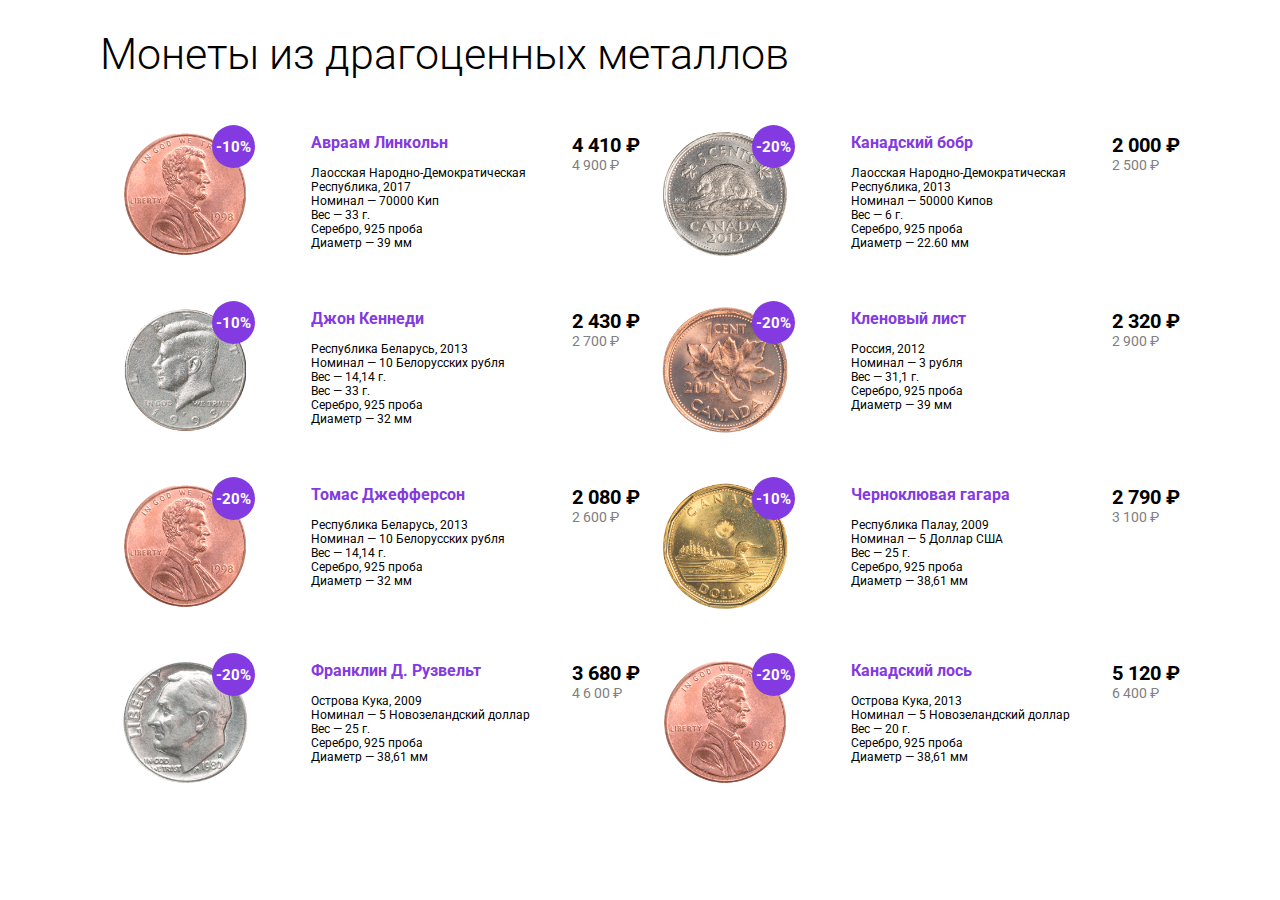
<file: index.htm>
<!DOCTYPE html>
<html lang="en">
<head>
    <meta charset="UTF-8">
    <meta name="viewport" content="width=device-width, initial-scale=1.0">
    <title>Document</title>
    <link href="https://fonts.googleapis.com/css?family=Roboto&display=swap" rel="stylesheet">
    <link rel="stylesheet" href="style.css">
</head>
<body>
    <div class="container">
        <h1 class="headline">Монеты из драгоценных металлов</h1>
        <div class="main">
            <div class="product">
                <div class="coin">
                    <img class="coin_img" src="img/flip_linkoln.png" alt="">
                    <div class="coin_discount"><p>-10%</p></div>
                </div>
                <div class="information">
                    <a class="product_link">Авраам Линкольн</a>
                    <ul class="information_text">
                        <li>Лаосская Народно-Демократическая </li>
                        <li>Республика, 2017</li>
                        <li>Номинал — 70000 Кип</li>
                        <li>Вес — 33 г.</li>
                        <li>Серебро, 925 проба</li>
                        <li>Диаметр — 39 мм </li>
                    </ul>
                </div>
                <div class="price">
                    <ul>
                        <li>4 410 ₽ </li>
                        <li>4 900 ₽ </li>
                    </ul>
                </div>
            </div>
            <div class="product">
                <div class="coin">
                    <img class="coin_img" src="img/flip_bobr .png" alt="">
                    <div class="coin_discount"><p>-20%</p></div>
                </div>
                <div class="information">
                    <a class="product_link">Канадский бобр</a>
                    <ul class="information_text">
                        <li>Лаосская Народно-Демократическая </li>
                        <li>Республика, 2013</li>
                        <li>Номинал — 50000 Кипов</li>
                        <li>Вес — 6 г.</li>
                        <li>Серебро, 925 проба</li>
                        <li>Диаметр — 22.60 мм </li>
                    </ul>
                </div>
                <div class="price">
                    <ul>
                        <li>2 000 ₽ </li>
                        <li>2 500 ₽ </li>
                    </ul>
                </div>
            </div>
            <div class="product">
                <div class="coin">
                    <img class="coin_img" src="img/flip_kenedy.png" alt="">
                    <div class="coin_discount"><p>-10%</p></div>
                </div>
                <div class="information">
                    <a class="product_link">Джон Кеннеди</a>
                    <ul class="information_text">
                        <li>Республика Беларусь, 2013</li>
                        <li>Номинал — 10 Белорусских рубля</li>
                        <li>Вес — 14,14 г.</li>
                        <li>Вес — 33 г.</li>
                        <li>Серебро, 925 проба</li>
                        <li>Диаметр — 32 мм </li>
                    </ul>
                </div>
                <div class="price">
                    <ul>
                        <li>2 430 ₽ </li>
                        <li>2 700 ₽ </li>
                    </ul>
                </div>
            </div>
            <div class="product">
                <div class="coin">
                    <img class="coin_img" src="img/flip_klen.png" alt="">
                    <div class="coin_discount"><p>-20%</p></div>
                </div>
                <div class="information">
                    <a class="product_link">Кленовый лист</a>
                    <ul class="information_text">
                        <li>Россия, 2012</li>            
                        <li>Номинал — 3 рубля</li>
                        <li>Вес — 31,1 г.</li>
                        <li>Серебро, 925 проба</li>
                        <li>Диаметр — 39 мм </li>
                    </ul>
                </div>
                <div class="price">
                    <ul>
                        <li>2 320 ₽ </li>
                        <li>2 900 ₽ </li>
                    </ul>
                </div>
            </div> 
            <div class="product">
                <div class="coin">
                    <img class="coin_img" src="img/flip_linkoln.png" alt="">
                    <div class="coin_discount"><p>-20%</p></div>
                </div>
                <div class="information">
                    <a class="product_link">Томас Джефферсон</a>
                    <ul class="information_text">
                        <li>Республика Беларусь, 2013</li>
                        <li>Номинал — 10 Белорусских рубля </li>
                        <li>Вес — 14,14 г.</li>
                        <li>Серебро, 925 проба</li>
                        <li>Диаметр — 32 мм </li>
                    </ul>
                </div>
                <div class="price">
                    <ul>
                        <li>2 080 ₽ </li>
                        <li>2 600 ₽ </li>
                    </ul>
                </div>
            </div>
            <div class="product">
                <div class="coin">
                    <img class="coin_img" src="img/flip_gagara.png" alt="">
                    <div class="coin_discount"><p>-10%</p></div>
                </div>
                <div class="information">
                    <a class="product_link">Черноклювая гагара</a>
                    <ul class="information_text">
                        <li>Республика Палау, 2009 </li>
                        <li>Номинал — 5 Доллар США </li>
                        <li>Вес — 25 г.</li>
                        <li>Серебро, 925 проба</li>
                        <li>Диаметр — 38,61 мм </li>
                    </ul>
                </div>
                <div class="price">
                    <ul>
                        <li>2 790 ₽ </li>
                        <li>3 100 ₽ </li>
                    </ul>
                </div>
            </div>
            <div class="product">
                <div class="coin">
                    <img class="coin_img" src="img/flip_ruz.png " alt="">
                    <div class="coin_discount"><p>-20%</p></div>
                </div>
                <div class="information">
                    <a class="product_link">Франклин Д. Рузвельт</a>
                    <ul class="information_text">
                        <li>Острова Кука, 2009</li>
                        <li>Номинал — 5 Новозеландский доллар</li>
                        <li>Вес — 25 г.</li> 
                        <li>Серебро, 925 проба</li>
                        <li>Диаметр — 38,61 мм</li>
                    </ul>
                </div>
                <div class="price">
                    <ul>
                        <li>3 680 ₽ </li>
                        <li>4 6 00 ₽ </li>
                    </ul>
                </div>
            </div>
            <div class="product">
                <div class="coin">
                    <img class="coin_img" src="img/flip_linkoln.png" alt="">
                    <div class="coin_discount"><p>-20%</p></div>
                </div>
                <div class="information">
                    <a class="product_link">Канадский лось</a>
                    <ul class="information_text">
                        <li>Острова Кука, 2013 </li>
                        <li>Номинал — 5 Новозеландский доллар</li>
                        <li>Вес — 20 г.</li>
                        <li>Серебро, 925 проба</li>
                        <li>Диаметр — 38,61 мм </li>
                    </ul>
                </div>
                <div class="price">
                    <ul>
                        <li>5 120 ₽ </li>
                        <li>6 400 ₽ </li>
                    </ul>
                </div>
            </div>
        </div>
    </div>
</body>
</html>
</file>
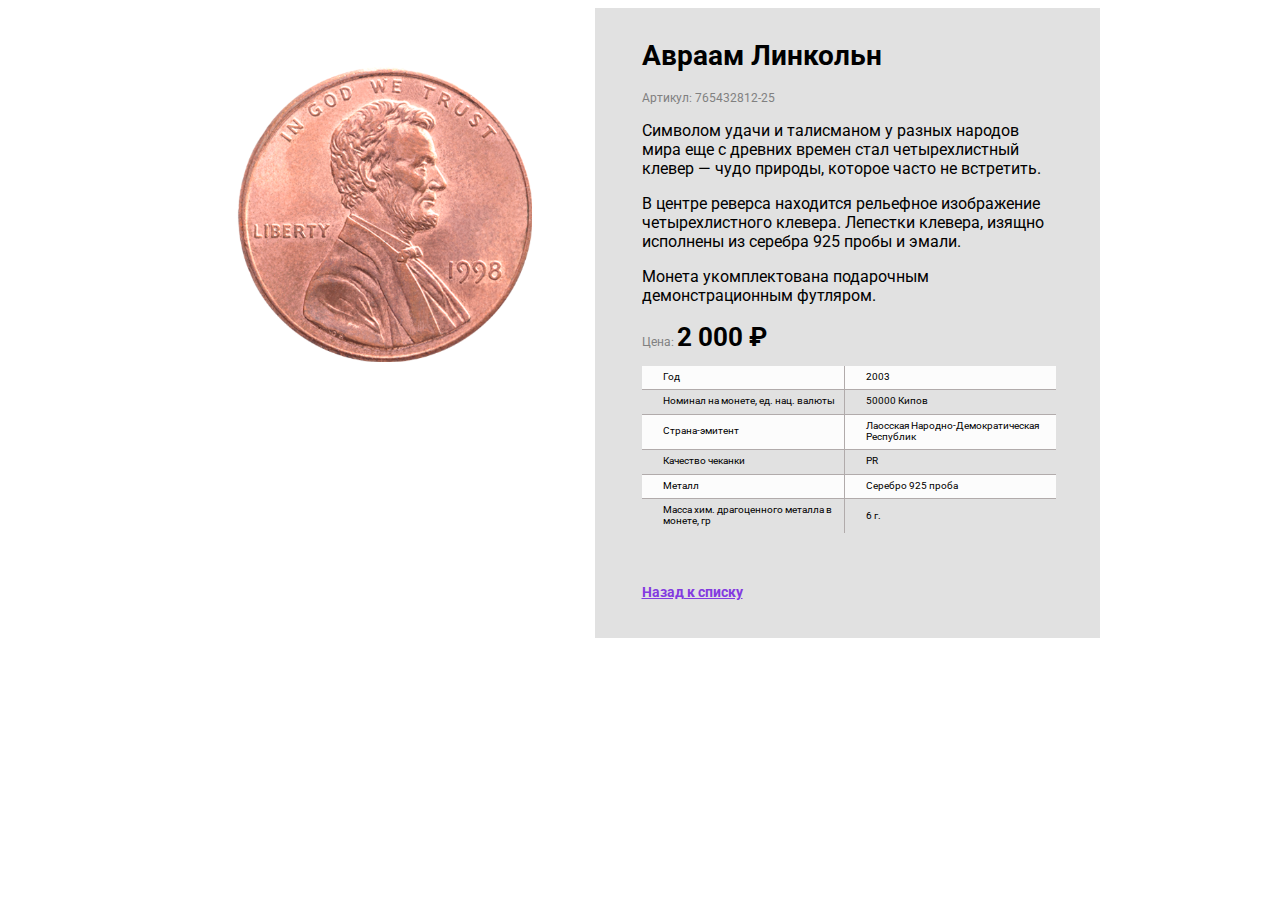
<file: product/product1.htm>
<!DOCTYPE html>
<html lang="en">
<head>
    <meta charset="UTF-8">
    <meta name="viewport" content="width=device-width, initial-scale=1.0">
    <title>Document</title>
    <link href="https://fonts.googleapis.com/css?family=Roboto&display=swap" rel="stylesheet">
    <link rel="stylesheet" href="../style.css">
</head>
<body>
    <div class="container_product">
        <div class="main_product">
            <div class="coin_product">
                <img class="icon_front" src="../img/flip_linkoln.png" alt="">
                <img class="icon_back" src="../img/reverse_linkoln.png" alt="">
            </div>
            <div class="text">
                <h1 class="headline_product">Авраам Линкольн</h1>
                <p class="articul">Артикул: <span class="articul _span">765432812-25</span></p>
                <p>Символом удачи и талисманом у разных народов мира еще с древних времен стал четырехлистный клевер — чудо природы, которое часто не встретить.</p>
                <p>В центре реверса находится рельефное изображение четырехлистного клевера. Лепестки клевера, изящно исполнены из серебра 925 пробы и эмали.</p>
                <p>Монета укомплектована подарочным демонстрационным футляром.</p>
                <p class="articul">Цена:   <span class="articul_prise">2 000 ₽</span></p>
                <table class="text_info">
                    <tr>
                        <td>Год</td>
                        <td>2003</td>
                    </tr>
                    <tr>
                        <td>Номинал на монете, ед. нац. валюты</td>
                        <td>50000 Кипов</td>
                    </tr>
                    <tr>
                        <td>Страна-эмитент</td>
                        <td>Лаосская Народно-Демократическая Республик</td>
                    </tr>
                    <tr>
                        <td>Качество чеканки</td>
                        <td>PR</td>
                    </tr>
                    <tr>
                        <td>Металл</td>
                        <td>Серебро 925 проба</td>
                    </tr>
                    <tr>
                        <td>Масса хим. драгоценного металла в монете, гр</td>
                        <td>6 г.</td>
                    </tr>
                </table>
                <a class="backlink" href="../index.htm">Назад к списку</a>
            </div>
        </div>
    </div>
</body>
</html>
</file>
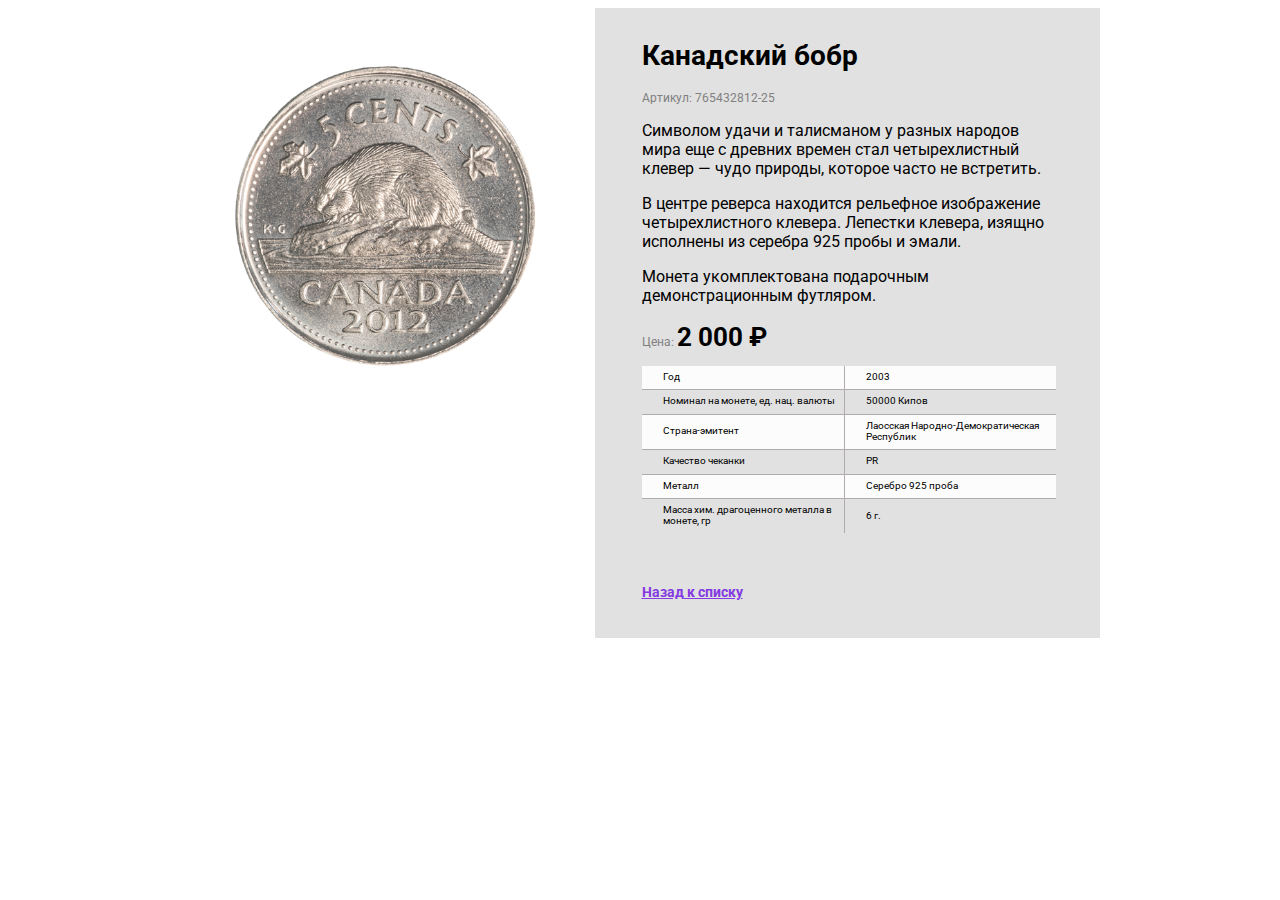
<file: product/product2.htm>
<!DOCTYPE html>
<html lang="en">
<head>
    <meta charset="UTF-8">
    <meta name="viewport" content="width=device-width, initial-scale=1.0">
    <title>Document</title>
    <link href="https://fonts.googleapis.com/css?family=Roboto&display=swap" rel="stylesheet">
    <link rel="stylesheet" href="../style.css">
</head>
<body>
    <div class="container_product">
        <div class="main_product">
            <div class="coin_product">
                <img class="icon_front" src="../img/flip_bobr .png" alt="">
                <img class="icon_back" src="../img/reverse bobr.png" alt="">
            </div>
            <div class="text">
                <h1 class="headline_product">Канадский бобр</h1>
                <p class="articul">Артикул: <span class="articul _span">765432812-25</span></p>
                <p>Символом удачи и талисманом у разных народов мира еще с древних времен стал четырехлистный клевер — чудо природы, которое часто не встретить.</p>
                <p>В центре реверса находится рельефное изображение четырехлистного клевера. Лепестки клевера, изящно исполнены из серебра 925 пробы и эмали.</p>
                <p>Монета укомплектована подарочным демонстрационным футляром.</p>
                <p class="articul">Цена:   <span class="articul_prise">2 000 ₽</span></p>
                <table class="text_info">
                    <tr>
                        <td>Год</td>
                        <td>2003</td>
                    </tr>
                    <tr>
                        <td>Номинал на монете, ед. нац. валюты</td>
                        <td>50000 Кипов</td>
                    </tr>
                    <tr>
                        <td>Страна-эмитент</td>
                        <td>Лаосская Народно-Демократическая Республик</td>
                    </tr>
                    <tr>
                        <td>Качество чеканки</td>
                        <td>PR</td>
                    </tr>
                    <tr>
                        <td>Металл</td>
                        <td>Серебро 925 проба</td>
                    </tr>
                    <tr>
                        <td>Масса хим. драгоценного металла в монете, гр</td>
                        <td>6 г.</td>
                    </tr>
                </table>
                <a class="backlink" href="../index.htm">Назад к списку</a>
            </div>
        </div>
    </div>
</body>
</html>
</file>
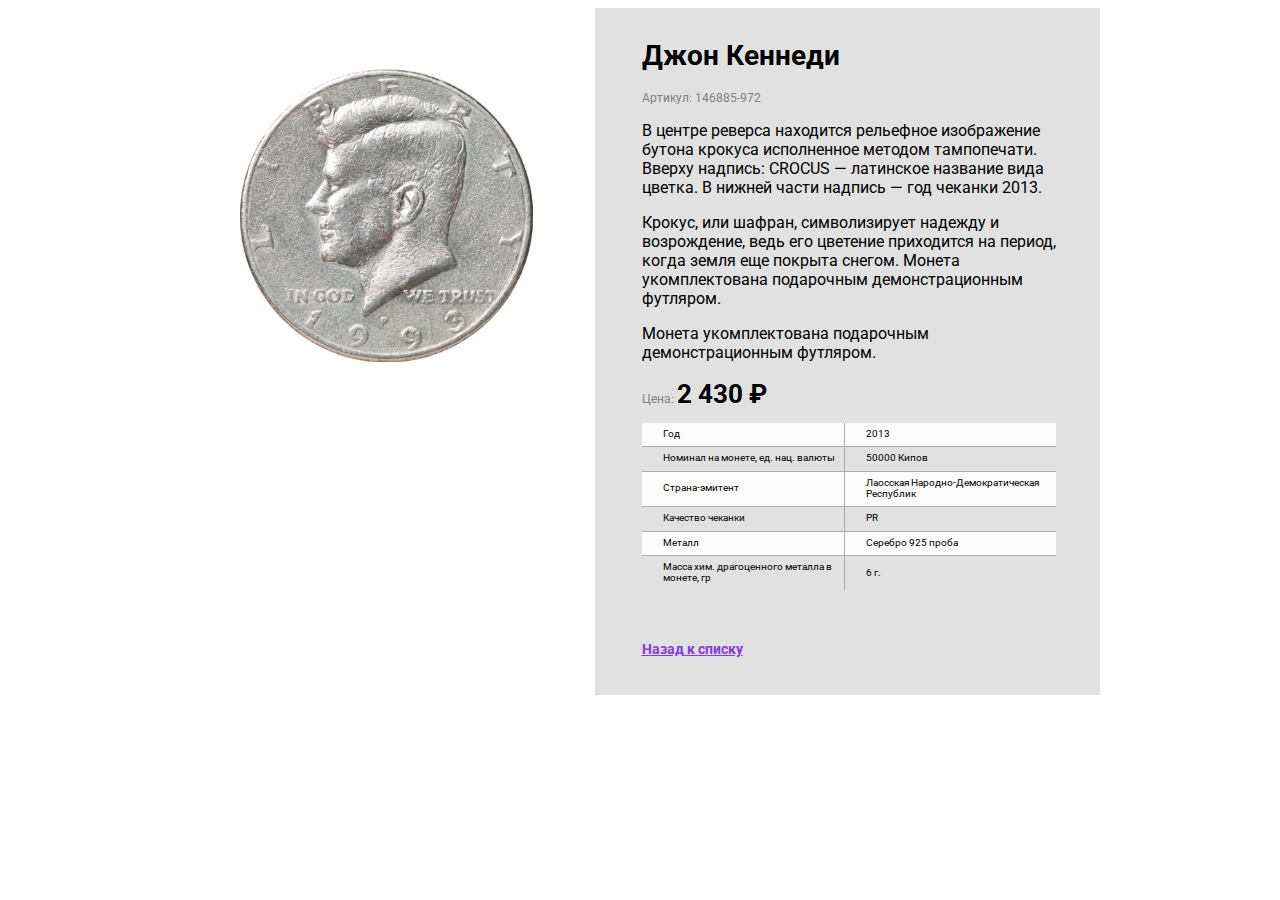
<file: product/product3.htm>
<!DOCTYPE html>
<html lang="en">
<head>
    <meta charset="UTF-8">
    <meta name="viewport" content="width=device-width, initial-scale=1.0">
    <title>Document</title>
    <link href="https://fonts.googleapis.com/css?family=Roboto&display=swap" rel="stylesheet">
    <link rel="stylesheet" href="../style.css">
</head>
<body>
    <div class="container_product">
        <div class="main_product">
            <div class="coin_product">
                <img class="icon_front" src="../img/flip_kenedy.png" alt="">
                <img class="icon_back" src="../img/reverse_kenedy.png" alt="">
            </div>
            <div class="text">
                <h1 class="headline_product">Джон Кеннеди</h1>
                <p class="articul">Артикул: <span class="articul _span">146885-972</span></p>
                <p>В центре реверса находится рельефное изображение бутона крокуса исполненное методом тампопечати. Вверху надпись: CROCUS — латинское название вида цветка. В нижней части надпись — год чеканки 2013.</p>
                <p>Крокус, или шафран, символизирует надежду и возрождение, ведь его цветение приходится на период, когда земля еще покрыта снегом. Монета укомплектована подарочным демонстрационным футляром.</p>
                <p>Монета укомплектована подарочным демонстрационным футляром.</p>
                <p class="articul">Цена:   <span class="articul_prise">2 430 ₽</span></p>
                <table class="text_info">
                    <tr>
                        <td>Год</td>
                        <td>2013</td>
                    </tr>
                    <tr>
                        <td>Номинал на монете, ед. нац. валюты</td>
                        <td>50000 Кипов</td>
                    </tr>
                    <tr>
                        <td>Страна-эмитент</td>
                        <td>Лаосская Народно-Демократическая Республик</td>
                    </tr>
                    <tr>
                        <td>Качество чеканки</td>
                        <td>PR</td>
                    </tr>
                    <tr>
                        <td>Металл</td>
                        <td>Серебро 925 проба</td>
                    </tr>
                    <tr>
                        <td>Масса хим. драгоценного металла в монете, гр</td>
                        <td>6 г.</td>
                    </tr>
                </table>
                <a class="backlink" href="../index.htm">Назад к списку</a>
            </div>
        </div>
    </div>
</body>
</html>
</file>
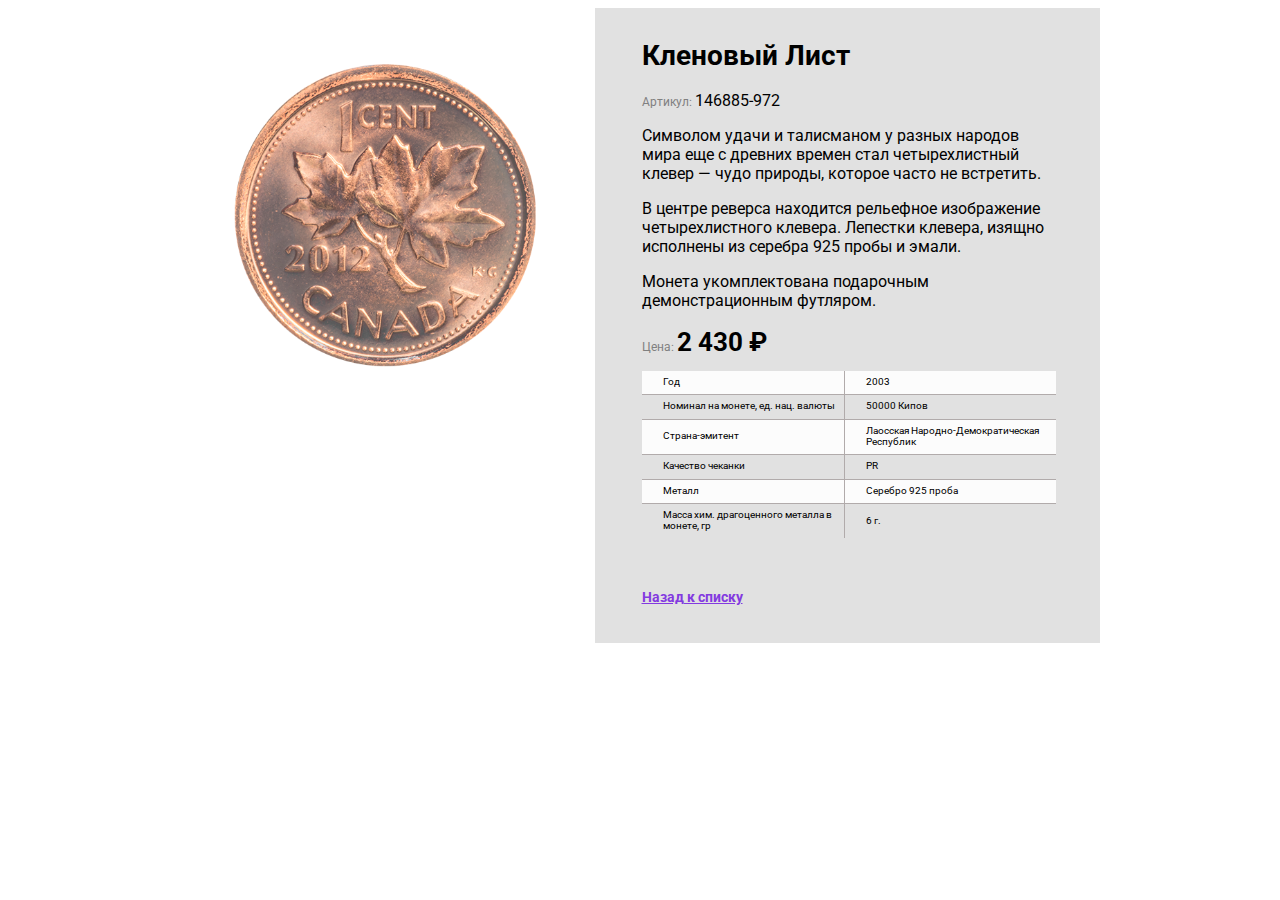
<file: product/product4.htm>
<!DOCTYPE html>
<html lang="en">
<head>
    <meta charset="UTF-8">
    <meta name="viewport" content="width=device-width, initial-scale=1.0">
    <title>Document</title>
    <link href="https://fonts.googleapis.com/css?family=Roboto&display=swap" rel="stylesheet">
    <link rel="stylesheet" href="../style.css">
</head>
<body>
    <div class="container_product">
        <div class="main_product">
            <div class="coin_product">
                <img class="icon_front" src="../img/flip_klen.png" alt="">
                <img class="icon_back" src="../img/reverse_klen.png" alt="">
            </div>
            <div class="text">
                <h1 class="headline_product">Кленовый Лист</h1>
                <p class="articul">Артикул: <span class="articul_span">146885-972</span></p>
                <p>Символом удачи и талисманом у разных народов мира еще с древних времен стал четырехлистный клевер — чудо природы, которое часто не встретить.</p>
                <p>В центре реверса находится рельефное изображение четырехлистного клевера. Лепестки клевера, изящно исполнены из серебра 925 пробы и эмали.</p>
                <p>Монета укомплектована подарочным демонстрационным футляром.</p>
                <p class="articul">Цена:   <span class="articul_prise">2 430 ₽</span></p>
                <table class="text_info">
                    <tr>
                        <td>Год</td>
                        <td>2003</td>
                    </tr>
                    <tr>
                        <td>Номинал на монете, ед. нац. валюты</td>
                        <td>50000 Кипов</td>
                    </tr>
                    <tr>
                        <td>Страна-эмитент</td>
                        <td>Лаосская Народно-Демократическая Республик</td>
                    </tr>
                    <tr>
                        <td>Качество чеканки</td>
                        <td>PR</td>
                    </tr>
                    <tr>
                        <td>Металл</td>
                        <td>Серебро 925 проба</td>
                    </tr>
                    <tr>
                        <td>Масса хим. драгоценного металла в монете, гр</td>
                        <td>6 г.</td>
                    </tr>
                </table>
                <a class="backlink" href="../index.htm">Назад к списку</a>
            </div>
        </div>
    </div>
</body>
</html>
</file>
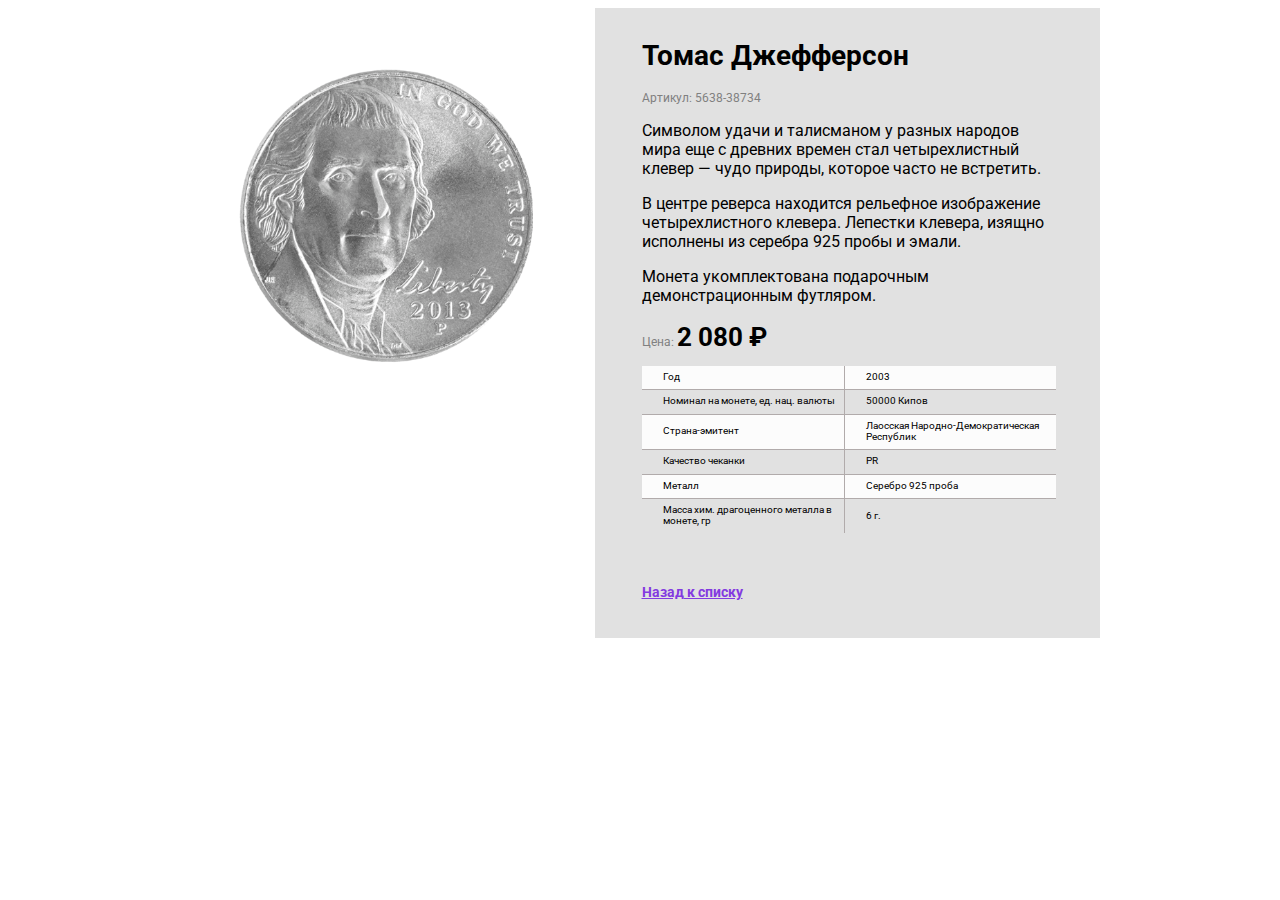
<file: product/product5.htm>
<!DOCTYPE html>
<html lang="en">
<head>
    <meta charset="UTF-8">
    <meta name="viewport" content="width=device-width, initial-scale=1.0">
    <title>Document</title>
    <link href="https://fonts.googleapis.com/css?family=Roboto&display=swap" rel="stylesheet">
    <link rel="stylesheet" href="../style.css">
</head>
<body>
    <div class="container_product">
        <div class="main_product">
            <div class="coin_product">
                <img class="icon_front" src="../img/flip_jefferson.png" alt="">
                <img class="icon_back" src="../img/reverse_jefferson.png" alt="">
            </div>
            <div class="text">
                <h1 class="headline_product">Томас Джефферсон</h1>
                <p class="articul">Артикул: <span class="articul _span">5638-38734</span></p>
                <p>Символом удачи и талисманом у разных народов мира еще с древних времен стал четырехлистный клевер — чудо природы, которое часто не встретить.</p>
                <p>В центре реверса находится рельефное изображение четырехлистного клевера. Лепестки клевера, изящно исполнены из серебра 925 пробы и эмали.</p>
                <p>Монета укомплектована подарочным демонстрационным футляром.</p>
                <p class="articul">Цена:   <span class="articul_prise">2 080 ₽</span></p>
                <table class="text_info">
                    <tr>
                        <td>Год</td>
                        <td>2003</td>
                    </tr>
                    <tr>
                        <td>Номинал на монете, ед. нац. валюты</td>
                        <td>50000 Кипов</td>
                    </tr>
                    <tr>
                        <td>Страна-эмитент</td>
                        <td>Лаосская Народно-Демократическая Республик</td>
                    </tr>
                    <tr>
                        <td>Качество чеканки</td>
                        <td>PR</td>
                    </tr>
                    <tr>
                        <td>Металл</td>
                        <td>Серебро 925 проба</td>
                    </tr>
                    <tr>
                        <td>Масса хим. драгоценного металла в монете, гр</td>
                        <td>6 г.</td>
                    </tr>
                </table>
                <a class="backlink" href="../index.htm">Назад к списку</a>
            </div>
        </div>
    </div>
</body>
</html>
</file>
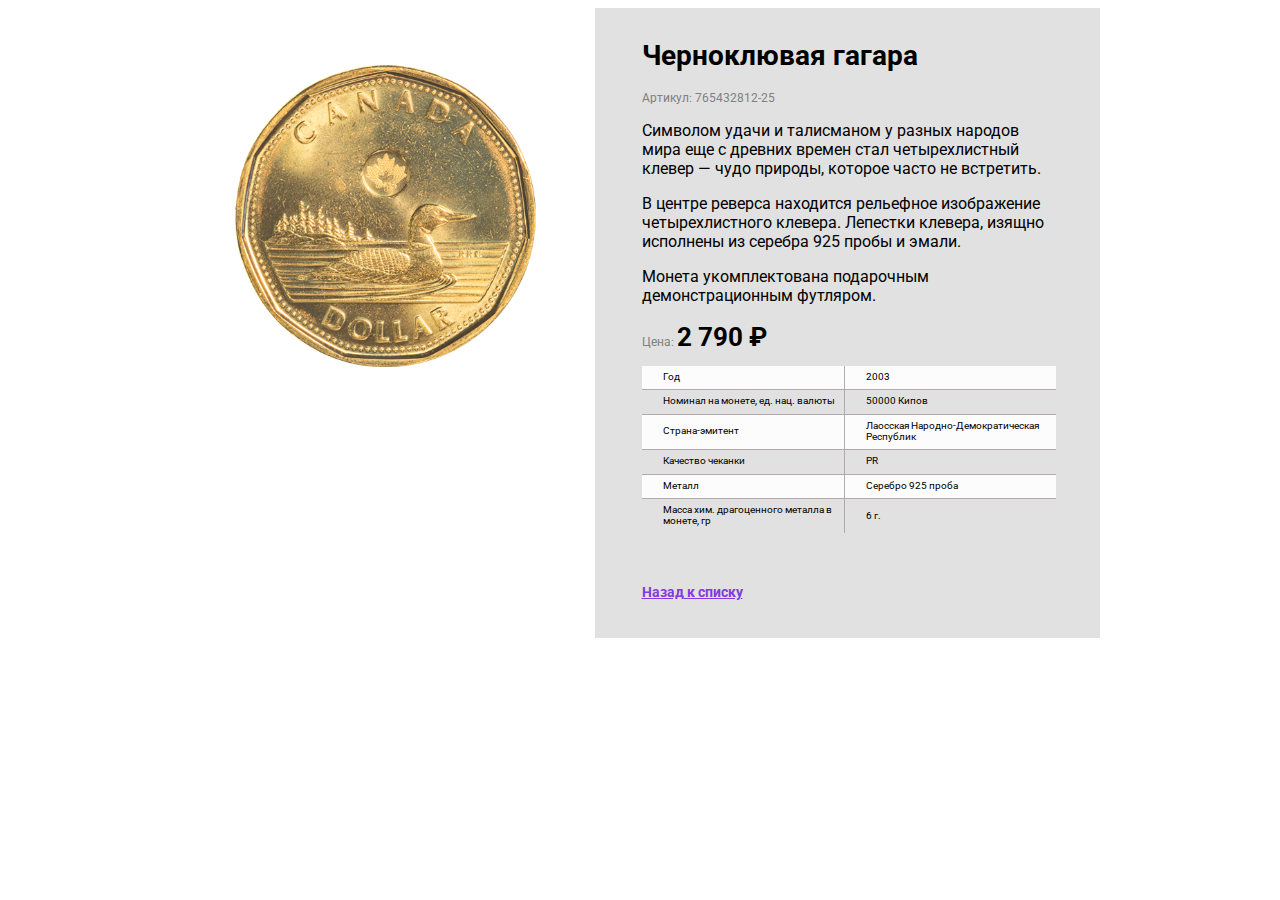
<file: product/product6.htm>
<!DOCTYPE html>
<html lang="en">
<head>
    <meta charset="UTF-8">
    <meta name="viewport" content="width=device-width, initial-scale=1.0">
    <title>Document</title>
    <link href="https://fonts.googleapis.com/css?family=Roboto&display=swap" rel="stylesheet">
    <link rel="stylesheet" href="../style.css">
</head>
<body>
    <div class="container_product">
        <div class="main_product">
            <div class="coin_product">
                <img class="icon_front" src="../img/flip_gagara.png" alt="">
                <img class="icon_back" src="../img/reverse_gagara.png" alt="">
            </div>
            <div class="text">
                <h1 class="headline_product">Черноклювая гагара</h1>
                <p class="articul">Артикул: <span class="articul _span">765432812-25</span></p>
                <p>Символом удачи и талисманом у разных народов мира еще с древних времен стал четырехлистный клевер — чудо природы, которое часто не встретить.</p>
                <p>В центре реверса находится рельефное изображение четырехлистного клевера. Лепестки клевера, изящно исполнены из серебра 925 пробы и эмали.</p>
                <p>Монета укомплектована подарочным демонстрационным футляром.</p>
                <p class="articul">Цена:   <span class="articul_prise">2 790 ₽</span></p>
                <table class="text_info">
                    <tr>
                        <td>Год</td>
                        <td>2003</td>
                    </tr>
                    <tr>
                        <td>Номинал на монете, ед. нац. валюты</td>
                        <td>50000 Кипов</td>
                    </tr>
                    <tr>
                        <td>Страна-эмитент</td>
                        <td>Лаосская Народно-Демократическая Республик</td>
                    </tr>
                    <tr>
                        <td>Качество чеканки</td>
                        <td>PR</td>
                    </tr>
                    <tr>
                        <td>Металл</td>
                        <td>Серебро 925 проба</td>
                    </tr>
                    <tr>
                        <td>Масса хим. драгоценного металла в монете, гр</td>
                        <td>6 г.</td>
                    </tr>
                </table>
                <a class="backlink" href="../index.htm">Назад к списку</a>
            </div>
        </div>
    </div>
</body>
</html>
</file>
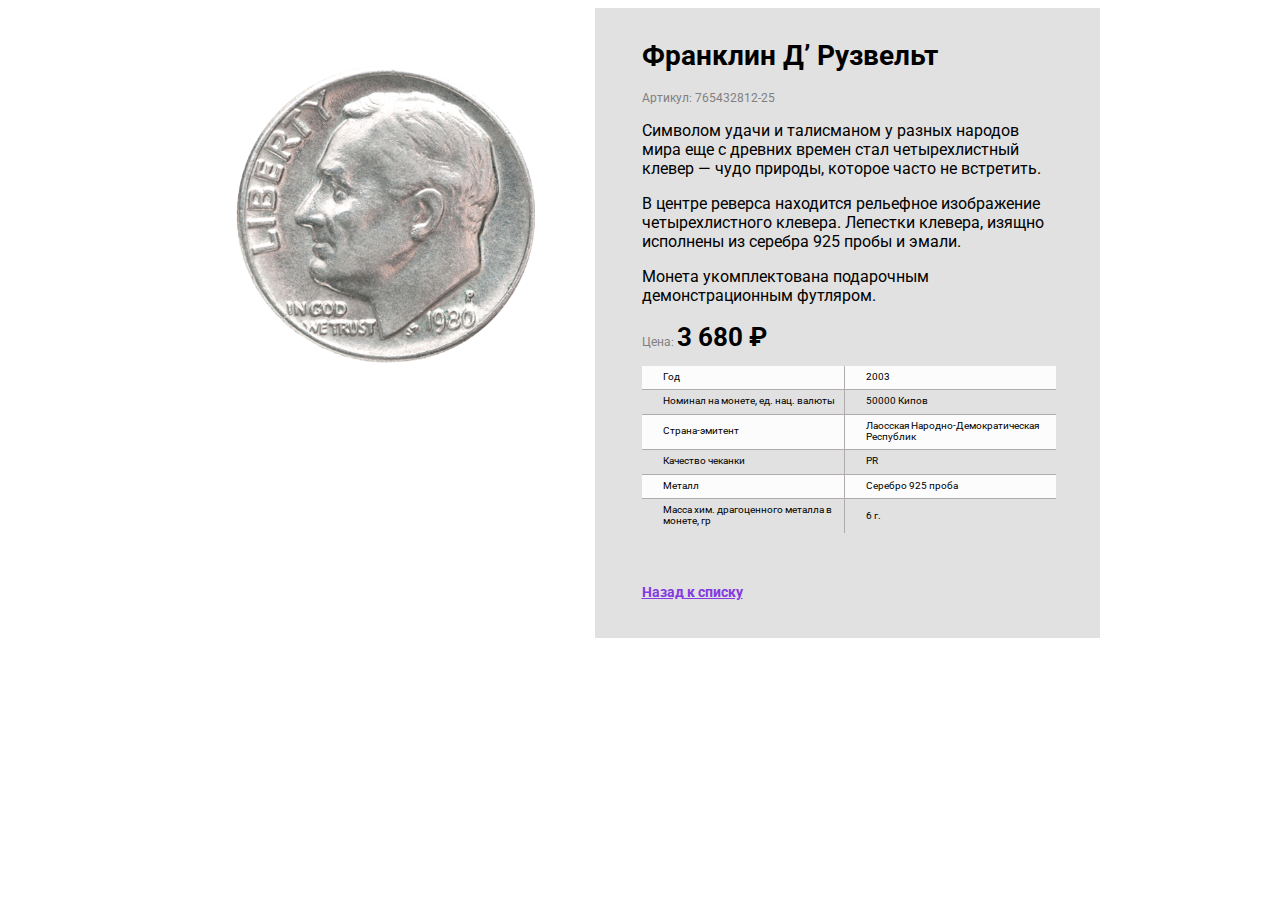
<file: product/product7.htm>
<!DOCTYPE html>
<html lang="en">
<head>
    <meta charset="UTF-8">
    <meta name="viewport" content="width=device-width, initial-scale=1.0">
    <title>Document</title>
    <link href="https://fonts.googleapis.com/css?family=Roboto&display=swap" rel="stylesheet">
    <link rel="stylesheet" href="../style.css">
</head>
<body>
    <div class="container_product">
        <div class="main_product">
            <div class="coin_product">
                <img class="icon_front" src="../img/flip_ruz.png" alt="">
                <img class="icon_back" src="../img/reverse_ruz.png" alt="">
            </div>
            <div class="text">
                <h1 class="headline_product">Франклин Д’ Рузвельт</h1>
                <p class="articul">Артикул: <span class="articul _span">765432812-25</span></p>
                <p>Символом удачи и талисманом у разных народов мира еще с древних времен стал четырехлистный клевер — чудо природы, которое часто не встретить.</p>
                <p>В центре реверса находится рельефное изображение четырехлистного клевера. Лепестки клевера, изящно исполнены из серебра 925 пробы и эмали.</p>
                <p>Монета укомплектована подарочным демонстрационным футляром.</p>
                <p class="articul">Цена:   <span class="articul_prise">3 680 ₽</span></p>
                <table class="text_info">
                    <tr>
                        <td>Год</td>
                        <td>2003</td>
                    </tr>
                    <tr>
                        <td>Номинал на монете, ед. нац. валюты</td>
                        <td>50000 Кипов</td>
                    </tr>
                    <tr>
                        <td>Страна-эмитент</td>
                        <td>Лаосская Народно-Демократическая Республик</td>
                    </tr>
                    <tr>
                        <td>Качество чеканки</td>
                        <td>PR</td>
                    </tr>
                    <tr>
                        <td>Металл</td>
                        <td>Серебро 925 проба</td>
                    </tr>
                    <tr>
                        <td>Масса хим. драгоценного металла в монете, гр</td>
                        <td>6 г.</td>
                    </tr>
                </table>
                <a class="backlink" href="../index.htm">Назад к списку</a>
            </div>
        </div>
    </div>
</body>
</html>
</file>
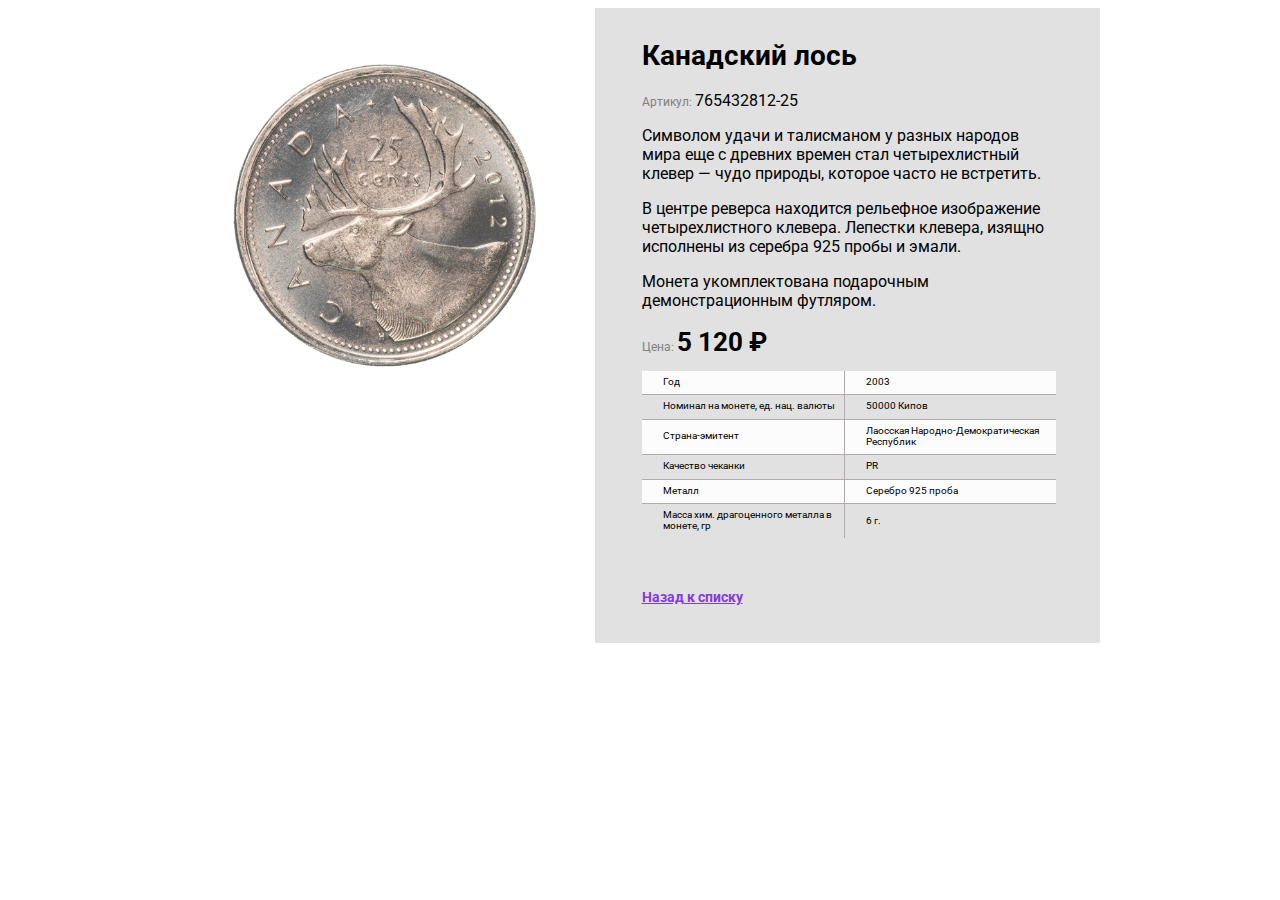
<file: product/product8.htm>
<!DOCTYPE html>
<html lang="en">
<head>
    <meta charset="UTF-8">
    <meta name="viewport" content="width=device-width, initial-scale=1.0">
    <title>Document</title>
    <link href="https://fonts.googleapis.com/css?family=Roboto&display=swap" rel="stylesheet">
    <link rel="stylesheet" href="../style.css">
</head>
<body>
    <div class="container_product">
        <div class="main_product">
            <div class="coin_product">
                <img class="icon_front" src="../img/flip_los.png" alt="">
                <img class="icon_back" src="../img/reverse_los.png" alt="">
            </div>
            <div class="text">
                <h1 class="headline_product">Канадский лось</h1>
                <p class="articul">Артикул: <span class="articul_span">765432812-25</span></p>
                <p>Символом удачи и талисманом у разных народов мира еще с древних времен стал четырехлистный клевер — чудо природы, которое часто не встретить.</p>
                <p>В центре реверса находится рельефное изображение четырехлистного клевера. Лепестки клевера, изящно исполнены из серебра 925 пробы и эмали.</p>
                <p>Монета укомплектована подарочным демонстрационным футляром.</p>
                <p class="articul">Цена:   <span class="articul_prise">5 120 ₽</span></p>
                <table class="text_info">
                    <tr>
                        <td>Год</td>
                        <td>2003</td>
                    </tr>
                    <tr>
                        <td>Номинал на монете, ед. нац. валюты</td>
                        <td>50000 Кипов</td>
                    </tr>
                    <tr>
                        <td>Страна-эмитент</td>
                        <td>Лаосская Народно-Демократическая Республик</td>
                    </tr>
                    <tr>
                        <td>Качество чеканки</td>
                        <td>PR</td>
                    </tr>
                    <tr>
                        <td>Металл</td>
                        <td>Серебро 925 проба</td>
                    </tr>
                    <tr>
                        <td>Масса хим. драгоценного металла в монете, гр</td>
                        <td>6 г.</td>
                    </tr>
                </table>
                <a class="backlink" href="../index.htm">Назад к списку</a>
            </div>
        </div>
    </div>
</body>
</html>
</file>
<file: style.css>
.container{
    max-width: 1080px;  
    margin: auto;
}
.headline{
    font-family: Roboto , sans-serif;
    font-style: normal;
    font-weight: 300;
    font-size: 43px;
    line-height: 50px;
    min-width: 500px;
    color: #000000;
}
.main{
    display: flex;
    flex-wrap: wrap;
    justify-content:center;
}
.product{
    display: flex;
    justify-content: space-between;
    width: 50%;
    min-width: 500px;
}
.coin{
    position: relative;
    border-radius:50%

}

.coin_img{
    width: 172px;
}
.coin_discount{
    position: absolute;
    width: 43px;
    height: 43px;
    top: 10%;
    right:10%;
    border-radius:50%;
    background: #833AE0;
}
.coin_discount p {
    font-family: Roboto , sans-serif;
    font-style: normal;
    font-weight: bold;
    font-size: 15px;
    line-height: 18px;
    text-align: center;
    color: #FFFFFF;
    margin:13px auto 7px auto ;
}
.information{
    display: flex;
    flex-direction: column;
    align-content: center;
    width: 221.52px;
    padding: 25px 0 0;
}
.product_link{
    font-family: Roboto , sans-serif;
    font-style: normal;
    font-weight: bold;
    font-size: 16px;
    line-height: 19px;
    color: #833AE0;
    text-decoration: none;
}

.information ul{
    padding:14px 0 0;
    list-style: none;
    font-family: Roboto;
    font-style: normal;
    font-size: 12px;
    margin: 0;
}

.price ul{
    padding: 25px 0 0;
    margin: 0;
    list-style: none;
    font-family: Roboto , sans-serif;
    font-style: normal;
    font-weight: bold;
    font-size: 20px;
}
.price li:last-child{
    font-size: 14px;
    font-weight: normal;
    color:gray;
}
.container_product{
    max-width: 920px;
    min-width: 600px;
    margin: auto;
}
.main_product{
    display: flex;
    font-family: "Roboto" , sans-serif;
}
.headline_product{
    font-style: normal;
    font-weight: bold;
    font-size: 28px;
    line-height: 33px;
    display: flex;
    align-items: center;
}
.coin_product{
    position: relative;
    width: 50%;
}
.icon_front{
    position: absolute;
    width: 100%;
}
.icon_back{
    position: absolute;
    display: none;
}
.coin_product:hover  .icon_back{
    width: 100%;
    display: block;
}

.text{
    padding:12px 44px 16px 47px;
    background: rgba(196, 196, 196, 0.5);
    width: 50%;
}
.articul{
    font-size: 12px;
    color:gray;
}
.articul_span{
    font-size: 16px;
    color:black;
}
.articul_prise{
    font-size: 26px;
    font-weight: bold;
    line-height: 33px;
    color:black;
}
.text_info{
    border-collapse: collapse;
    font-style: normal;
    font-weight: normal;
    font-size: 10px;
    line-height: 105.2%;
    padding-bottom:50px;
}
.text_info tr td{
    padding:6.29px 4.73px 6.86px 21.22px;
}
.text_info tr td:nth-child(odd){
    border-right: 0.5px solid #B1ABAB;
}
.text_info tr{
    border-bottom: 0.5px solid #B1ABAB;
}
.text_info tr:last-child{
    border-bottom: none;
}
.text_info tr:nth-child(odd){
    background: rgba(255, 255, 255, 0.9);    
}
.backlink{
    display: block;
    font-family: Roboto;
    font-style: normal;
    font-weight: bold;
    font-size: 14px;
    line-height: 19px;
    color: #833AE0;
    padding-top: 50px;
    padding-bottom:20px ;
}
</file>
